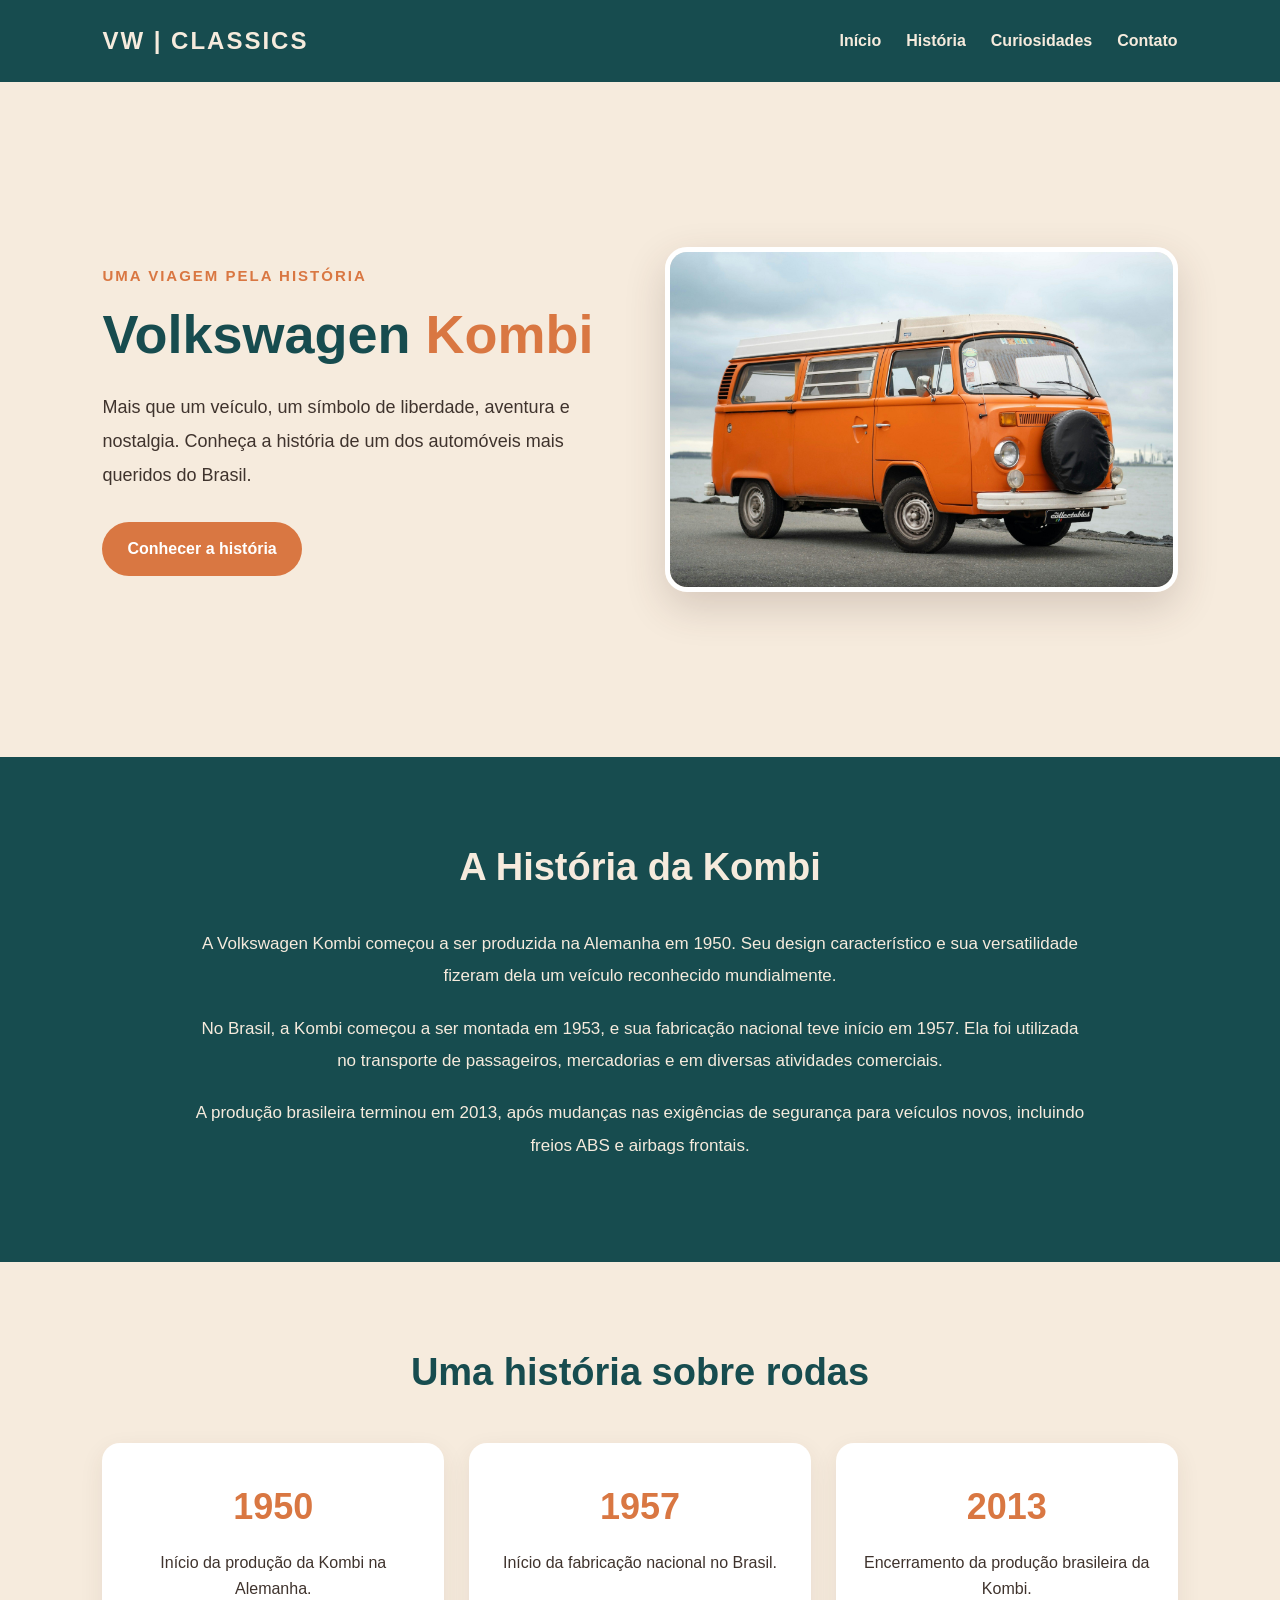
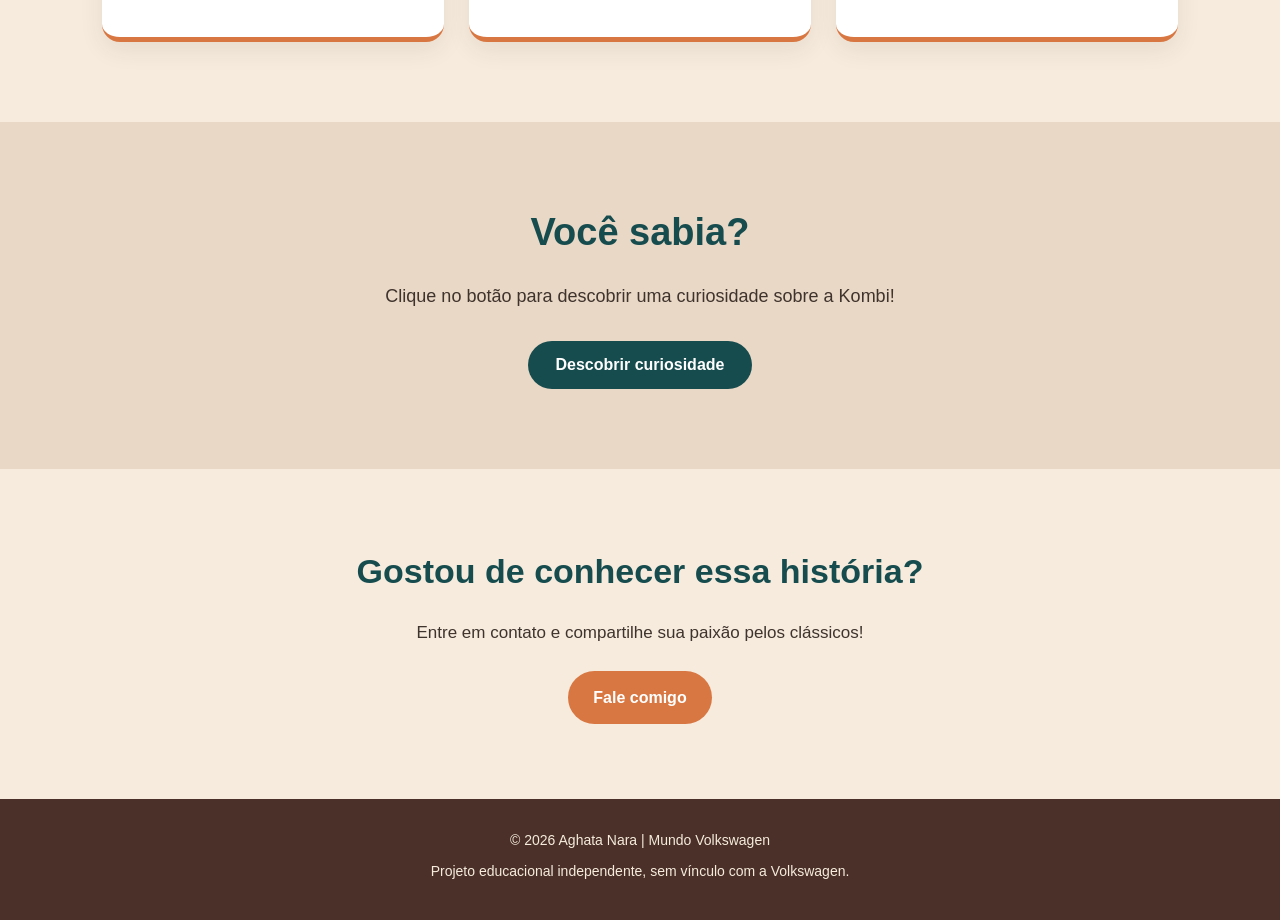
<file: index.html>
<!DOCTYPE html>
<html lang="pt-BR">
<head>
    <meta charset="UTF-8">
    <meta name="viewport" content="width=device-width, initial-scale=1.0">
    <title>Mundo Volkswagen | Aghata Nara</title>
    <link rel="stylesheet" href="estilos.css">
</head>
<body>
    <header>
        <nav class="menu">
            <h2>VW | CLASSICS</h2>
            <ul>
                <li><a href="index.html">Início</a></li>
                <li><a href="#historia">História</a></li>
                <li><a href="#curiosidades">Curiosidades</a></li>
                <li><a href="contato.html">Contato</a></li>
            </ul>
        </nav>
    </header>
    <main>
        <section class="inicio">
            <div class="inicio-texto">
                <h3>UMA VIAGEM PELA HISTÓRIA</h3>
                <h1>Volkswagen <span>Kombi</span></h1>
                <p>Mais que um veículo, um símbolo de liberdade, aventura e nostalgia.
                Conheça a história de um dos automóveis mais queridos do Brasil.</p>
                <a href="#historia" class="botao">Conhecer a história</a>
            </div>
            <div class="inicio-imagem">
                <img src="img/kombi.png" alt="Volkswagen Kombi clássica">
            </div>
        </section>
        <section id="historia" class="historia">
            <h2>A História da Kombi</h2>
            <p>A Volkswagen Kombi começou a ser produzida na Alemanha em 1950.
            Seu design característico e sua versatilidade fizeram dela um veículo reconhecido mundialmente.</p>
            <p>No Brasil, a Kombi começou a ser montada em 1953, e sua fabricação nacional teve início em 1957.
            Ela foi utilizada no transporte de passageiros, mercadorias e em diversas atividades comerciais.</p>
            <p>A produção brasileira terminou em 2013, após mudanças nas exigências de segurança para veículos novos,
            incluindo freios ABS e airbags frontais.</p>
        </section>
        <section id="curiosidades" class="curiosidades">
            <h2>Uma história sobre rodas</h2>
            <div class="cards">
                <article class="card"><h3>1950</h3><p>Início da produção da Kombi na Alemanha.</p></article>
                <article class="card"><h3>1957</h3><p>Início da fabricação nacional no Brasil.</p></article>
                <article class="card"><h3>2013</h3><p>Encerramento da produção brasileira da Kombi.</p></article>
            </div>
        </section>
        <section class="interatividade">
            <h2>Você sabia?</h2>
            <p id="curiosidade-texto">Clique no botão para descobrir uma curiosidade sobre a Kombi!</p>
            <button id="botao-curiosidade" type="button">Descobrir curiosidade</button>
        </section>
        <section class="chamada-contato">
            <h2>Gostou de conhecer essa história?</h2>
            <p>Entre em contato e compartilhe sua paixão pelos clássicos!</p>
            <a href="contato.html" class="botao">Fale comigo</a>
        </section>
    </main>
    <footer>
        <p>© 2026 Aghata Nara | Mundo Volkswagen</p>
        <p>Projeto educacional independente, sem vínculo com a Volkswagen.</p>
    </footer>
    <script src="script.js"></script>
</body>
</html>
</file>
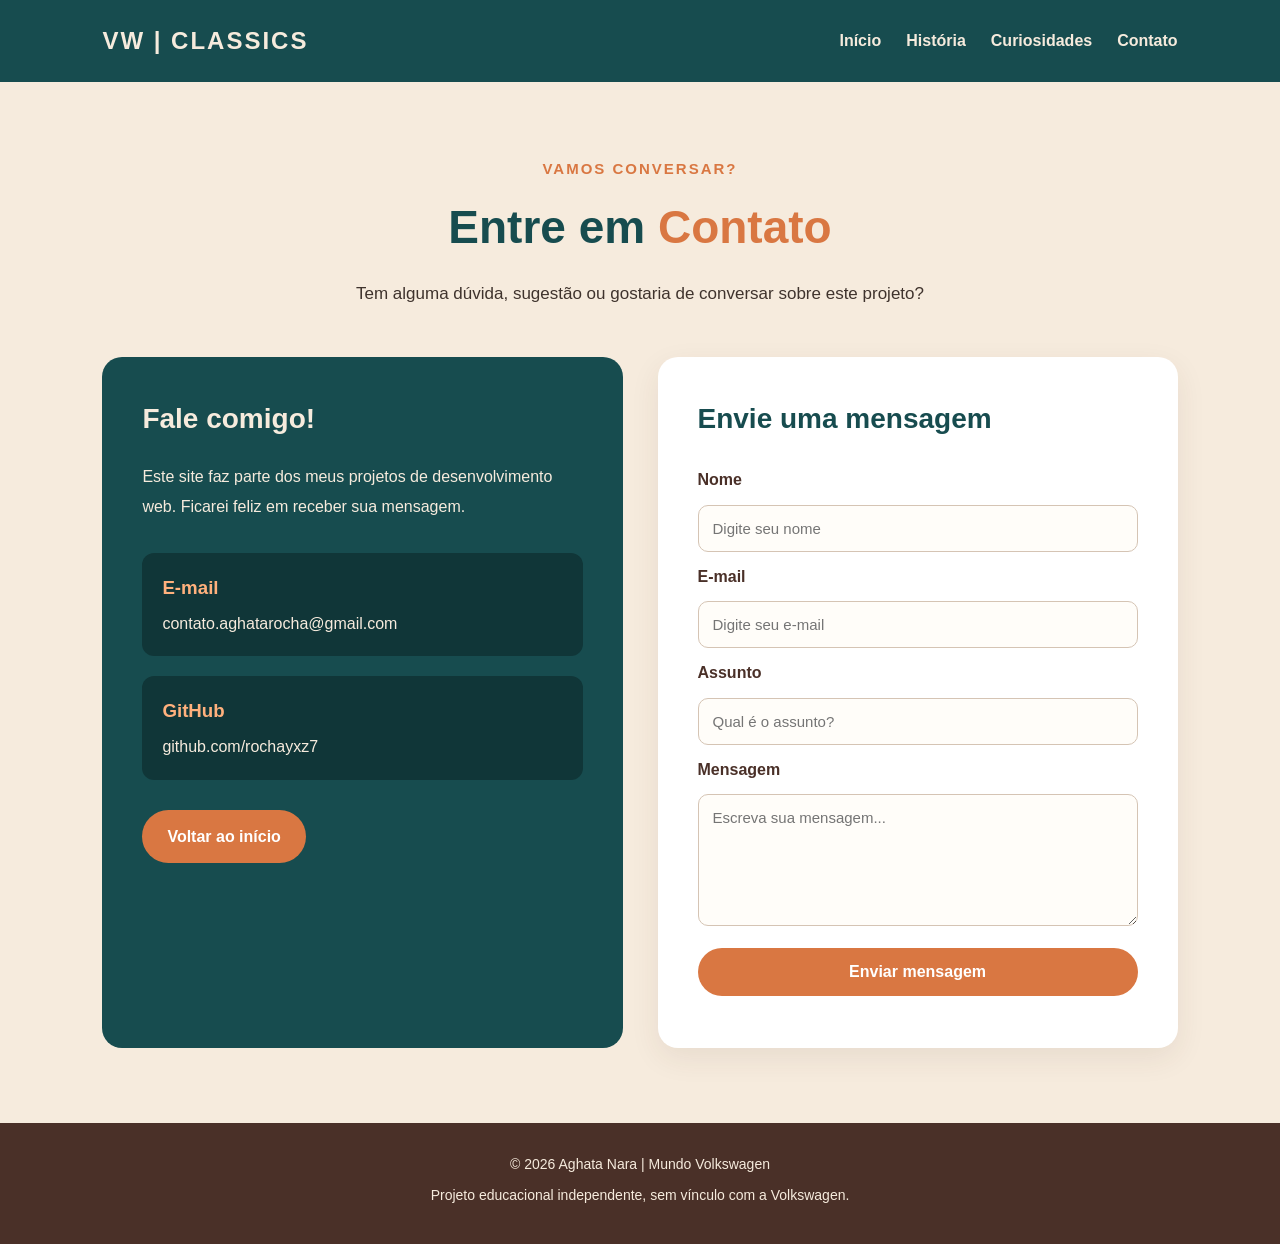
<file: contato.html>
<!DOCTYPE html>
<html lang="pt-BR">

<head>
    <meta charset="UTF-8">
    <meta name="viewport"
          content="width=device-width, initial-scale=1.0">

    <title>Contato | Mundo Volkswagen</title>

    <link rel="stylesheet" href="estilos.css">
</head>

<body>

    <header>
        <nav class="menu">

            <h2>VW | CLASSICS</h2>

            <ul>
                <li><a href="index.html">Início</a></li>
                <li><a href="index.html#historia">História</a></li>
                <li><a href="index.html#curiosidades">Curiosidades</a></li>
                <li><a href="contato.html">Contato</a></li>
            </ul>

        </nav>
    </header>

    <main>

        <section class="pagina-contato">

            <div class="titulo-contato">

                <h3>VAMOS CONVERSAR?</h3>

                <h1>Entre em <span>Contato</span></h1>

                <p>
                    Tem alguma dúvida, sugestão
                    ou gostaria de conversar
                    sobre este projeto?
                </p>

            </div>

            <div class="contato-container">

                <!-- INFORMAÇÕES -->
                <div class="contato-info">

                    <h2>Fale comigo!</h2>

                    <p>
                        Este site faz parte dos meus
                        projetos de desenvolvimento web.
                        Ficarei feliz em receber sua mensagem.
                    </p>

                    <div class="info-card">

                        <h3>E-mail</h3>

                        <a href="mailto:contato.aghatarocha@gmail.com">
                            contato.aghatarocha@gmail.com
                        </a>

                    </div>

                    <div class="info-card">

                        <h3>GitHub</h3>

                        <a href="https://github.com/rochayxz7"
                           target="_blank"
                           rel="noopener noreferrer">
                            github.com/rochayxz7
                        </a>

                    </div>

                    <a href="index.html" class="botao">
                        Voltar ao início
                    </a>

                </div>

                <!-- FORMULÁRIO -->
                <div class="contato-formulario">

                    <h2>Envie uma mensagem</h2>

                    <form id="formulario-contato">

                        <label for="nome">Nome</label>

                        <input
                            type="text"
                            id="nome"
                            name="nome"
                            placeholder="Digite seu nome"
                            required
                        >

                        <label for="email">E-mail</label>

                        <input
                            type="email"
                            id="email"
                            name="email"
                            placeholder="Digite seu e-mail"
                            required
                        >

                        <label for="assunto">Assunto</label>

                        <input
                            type="text"
                            id="assunto"
                            name="assunto"
                            placeholder="Qual é o assunto?"
                            required
                        >

                        <label for="mensagem">Mensagem</label>

                        <textarea
                            id="mensagem"
                            name="mensagem"
                            rows="6"
                            placeholder="Escreva sua mensagem..."
                            required
                        ></textarea>

                        <button type="submit">
                            Enviar mensagem
                        </button>

                        <p id="status-formulario"
                           role="status"
                           aria-live="polite"></p>

                    </form>

                </div>

            </div>

        </section>

    </main>

    <footer>
        <p>© 2026 Aghata Nara | Mundo Volkswagen</p>
        <p>
            Projeto educacional independente,
            sem vínculo com a Volkswagen.
        </p>
    </footer>

    <script src="script.js"></script>

</body>
</html>
</file>
<file: estilos.css>
/* ===== CONFIGURAÇÕES GERAIS ===== */

:root {
    --verde: #174C4F;
    --verde-escuro: #103638;
    --creme: #F6EBDD;
    --laranja: #D97742;
    --marrom: #4A3028;
    --texto: #3F332D;
    --branco: #FFFFFF;
}

* {
    margin: 0;
    padding: 0;
    box-sizing: border-box;
}

html {
    scroll-behavior: smooth;
}

body {
    font-family: Arial, sans-serif;
    background-color: var(--creme);
    color: var(--texto);
    line-height: 1.6;
}

a {
    overflow-wrap: anywhere;
}

/* ===== MENU ===== */

header {
    background-color: var(--verde);
    padding: 22px 8%;
}

.menu {
    display: flex;
    justify-content: space-between;
    align-items: center;
    gap: 25px;
}

.menu h2 {
    color: var(--creme);
    font-size: 24px;
    letter-spacing: 2px;
}

.menu ul {
    display: flex;
    flex-wrap: wrap;
    list-style: none;
    gap: 25px;
}

.menu a {
    color: var(--creme);
    text-decoration: none;
    font-weight: bold;
    transition: 0.3s;
}

.menu a:hover {
    color: #FFB17D;
}

/* ===== PÁGINA INICIAL ===== */

.inicio {
    min-height: 75vh;
    display: flex;
    align-items: center;
    justify-content: space-between;
    gap: 50px;
    padding: 80px 8%;
}

.inicio-texto {
    flex: 1;
}

.inicio-texto h3 {
    color: var(--laranja);
    font-size: 15px;
    letter-spacing: 2px;
    margin-bottom: 15px;
}

.inicio-texto h1 {
    font-size: 54px;
    color: var(--verde);
    line-height: 1.15;
    margin-bottom: 25px;
}

.inicio-texto h1 span {
    color: var(--laranja);
}

.inicio-texto p {
    font-size: 18px;
    line-height: 1.9;
    margin-bottom: 30px;
}

/* ===== BOTÕES ===== */

.botao {
    display: inline-block;
    background-color: var(--laranja);
    color: var(--branco);
    padding: 14px 25px;
    border-radius: 30px;
    text-decoration: none;
    font-weight: bold;
    transition: 0.3s;
}

.botao:hover {
    background-color: var(--marrom);
    transform: translateY(-4px);
}

/* ===== IMAGEM ===== */

.inicio-imagem {
    flex: 1;
    display: flex;
    justify-content: center;
}

.inicio-imagem img {
    width: 100%;
    max-width: 520px;
    border-radius: 22px;
    border: 5px solid white;
    box-shadow: 0 15px 40px #4A302830;
}

/* ===== HISTÓRIA ===== */

.historia {
    background-color: var(--verde);
    color: var(--creme);
    padding: 80px 15%;
    text-align: center;
}

.historia h2 {
    font-size: 38px;
    margin-bottom: 30px;
}

.historia p {
    font-size: 17px;
    line-height: 1.9;
    margin-bottom: 20px;
}

/* ===== CURIOSIDADES ===== */

.curiosidades {
    padding: 80px 8%;
    text-align: center;
}

.curiosidades h2 {
    font-size: 38px;
    color: var(--verde);
    margin-bottom: 40px;
}

.cards {
    display: grid;
    grid-template-columns: repeat(3, minmax(0, 1fr));
    gap: 25px;
}

.card {
    background-color: var(--branco);
    padding: 35px 25px;
    border-radius: 18px;
    border-bottom: 5px solid var(--laranja);
    box-shadow: 0 8px 25px #4A302815;
    transition: 0.3s;
}

.card:hover {
    transform: translateY(-8px);
}

.card h3 {
    color: var(--laranja);
    font-size: 36px;
    margin-bottom: 15px;
}

.card p {
    color: var(--texto);
}

/* ===== INTERATIVIDADE ===== */

.interatividade {
    padding: 80px 8%;
    background-color: #E9D8C5;
    text-align: center;
}

.interatividade h2 {
    color: var(--verde);
    font-size: 38px;
    margin-bottom: 20px;
}

.interatividade p {
    font-size: 18px;
    margin-bottom: 30px;
}

.interatividade button {
    background-color: var(--verde);
    color: white;
    padding: 15px 28px;
    border: none;
    border-radius: 30px;
    font-size: 16px;
    font-weight: bold;
    cursor: pointer;
    transition: 0.3s;
}

.interatividade button:hover {
    background-color: var(--laranja);
}

/* ===== CHAMADA PARA CONTATO ===== */

.chamada-contato {
    padding: 75px 8%;
    text-align: center;
}

.chamada-contato h2 {
    color: var(--verde);
    font-size: 34px;
    margin-bottom: 20px;
}

.chamada-contato p {
    margin-bottom: 25px;
    font-size: 17px;
}

/* ===== PÁGINA DE CONTATO ===== */

.pagina-contato {
    padding: 75px 8%;
    min-height: 80vh;
}

.titulo-contato {
    text-align: center;
    margin-bottom: 50px;
}

.titulo-contato h3 {
    color: var(--laranja);
    font-size: 15px;
    letter-spacing: 2px;
    margin-bottom: 10px;
}

.titulo-contato h1 {
    color: var(--verde);
    font-size: 46px;
    margin-bottom: 15px;
}

.titulo-contato h1 span {
    color: var(--laranja);
}

.titulo-contato p {
    font-size: 17px;
}

/* COLUNAS */

.contato-container {
    display: grid;
    grid-template-columns: repeat(2, minmax(0, 1fr));
    gap: 35px;
}

/* INFORMAÇÕES */

.contato-info {
    background-color: var(--verde);
    color: var(--creme);
    padding: 40px;
    border-radius: 20px;
}

.contato-info h2 {
    font-size: 28px;
    margin-bottom: 20px;
}

.contato-info > p {
    line-height: 1.9;
    margin-bottom: 30px;
}

.info-card {
    background-color: var(--verde-escuro);
    padding: 20px;
    border-radius: 12px;
    margin-bottom: 20px;
}

.info-card h3 {
    color: #FFB17D;
    margin-bottom: 8px;
}

.info-card a {
    color: var(--creme);
    text-decoration: none;
}

.info-card a:hover {
    text-decoration: underline;
}

.contato-info .botao {
    margin-top: 10px;
}

/* FORMULÁRIO */

.contato-formulario {
    background-color: white;
    padding: 40px;
    border-radius: 20px;
    box-shadow: 0 10px 30px #4A302815;
}

.contato-formulario h2 {
    color: var(--verde);
    font-size: 28px;
    margin-bottom: 25px;
}

#formulario-contato {
    display: flex;
    flex-direction: column;
    gap: 12px;
}

#formulario-contato label {
    color: var(--marrom);
    font-weight: bold;
}

#formulario-contato input,
#formulario-contato textarea {
    width: 100%;
    padding: 14px;
    border: 1px solid #D5C4B4;
    border-radius: 10px;
    background-color: #FFFDF9;
    color: var(--texto);
    font-family: inherit;
    font-size: 15px;
    outline: none;
}

#formulario-contato input:focus,
#formulario-contato textarea:focus {
    border-color: var(--laranja);
    box-shadow: 0 0 0 3px #D9774225;
}

#formulario-contato textarea {
    resize: vertical;
}

#formulario-contato button {
    background-color: var(--laranja);
    color: white;
    padding: 15px;
    border: none;
    border-radius: 30px;
    font-size: 16px;
    font-weight: bold;
    cursor: pointer;
    margin-top: 10px;
    transition: 0.3s;
}

#formulario-contato button:hover {
    background-color: var(--verde);
}

#status-formulario {
    color: var(--verde);
    font-size: 14px;
}

/* ===== RODAPÉ ===== */

footer {
    background-color: var(--marrom);
    color: var(--creme);
    padding: 30px 8%;
    text-align: center;
}

footer p {
    font-size: 14px;
    margin-bottom: 8px;
}

/* ===== RESPONSIVIDADE ===== */

@media (max-width: 900px) {

    .inicio {
        flex-direction: column;
        text-align: center;
    }

    .cards {
        grid-template-columns: 1fr;
    }

    .contato-container {
        grid-template-columns: 1fr;
    }

}

@media (max-width: 600px) {

    .menu {
        flex-direction: column;
        text-align: center;
    }

    .menu ul {
        justify-content: center;
        gap: 15px;
    }

    .inicio {
        padding: 60px 6%;
    }

    .inicio-texto h1 {
        font-size: 38px;
    }

    .historia {
        padding: 60px 8%;
    }

    .historia h2,
    .curiosidades h2,
    .interatividade h2 {
        font-size: 29px;
    }

    .titulo-contato h1 {
        font-size: 34px;
    }

    .pagina-contato {
        padding: 50px 6%;
    }

    .contato-info,
    .contato-formulario {
        padding: 25px 20px;
    }

}
</file>
